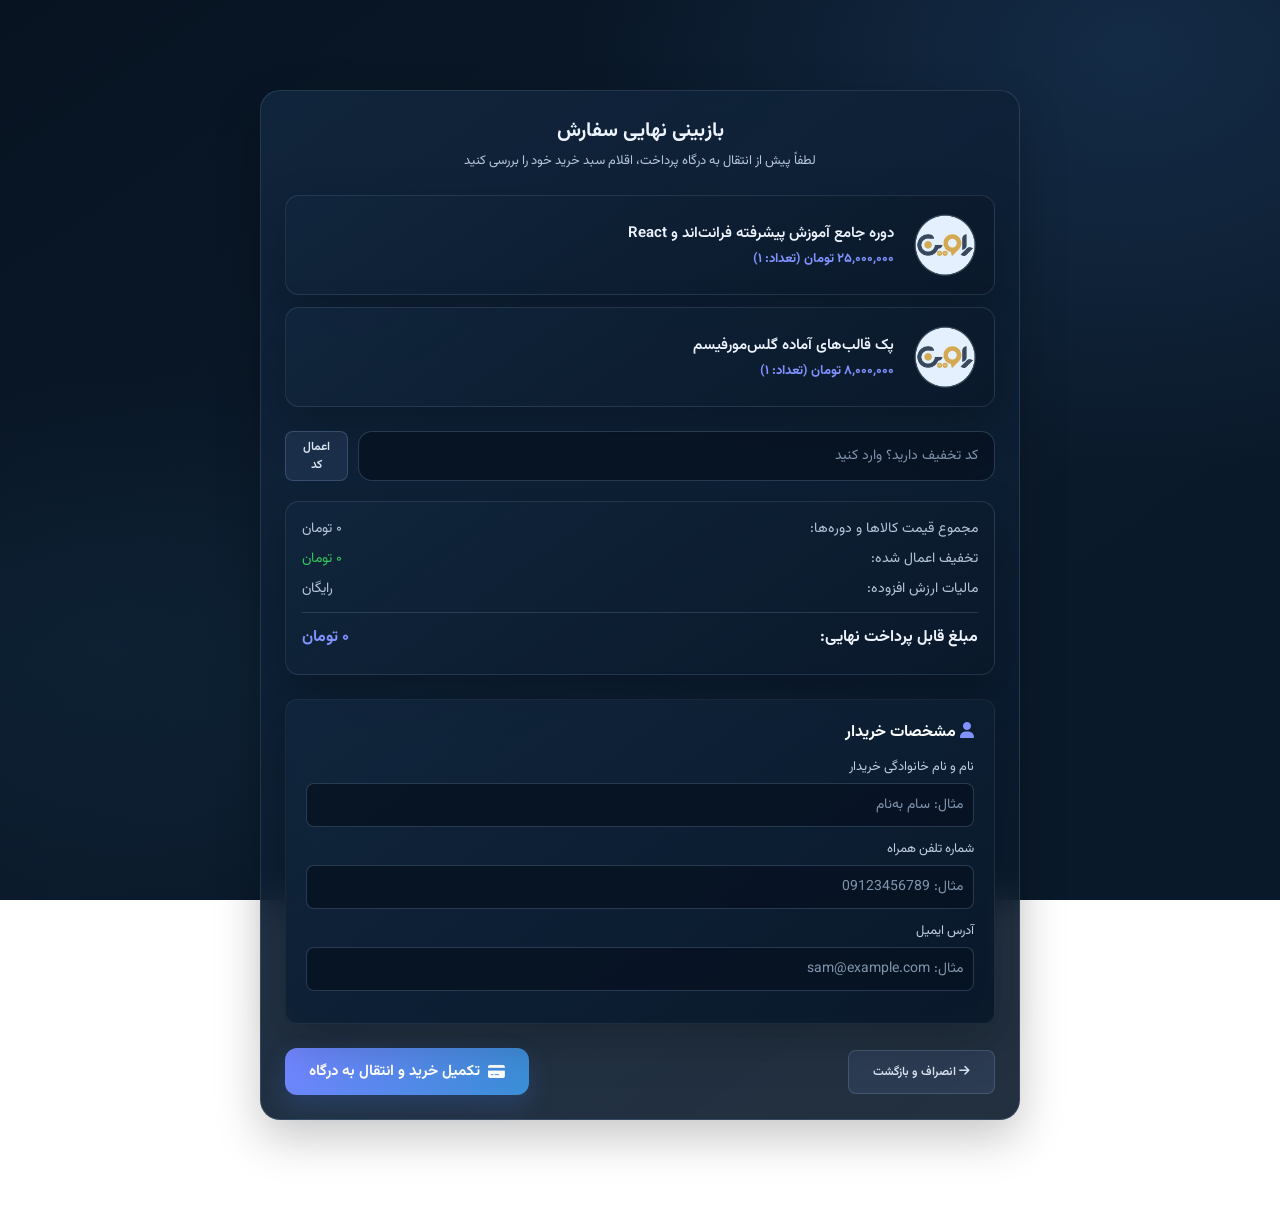
<file: html/checkout.html>
<!doctype html>
<html lang="fa" dir="rtl">

<head>
  <meta charset="UTF-8" />
  <meta name="viewport" content="width=device-width, initial-scale=1.0" />
  <title>بررسی و نهایی‌سازی سفارش | بنام آکادمی</title>
  <link rel="icon" type="image/png" href="../images/benam-academy-icon.png" />
  <meta name="description" content="بازبینی سبد خرید و تکمیل اطلاعات پرداخت." />
  <meta property="og:type" content="website" />
  <meta property="og:title" content="بررسی و نهایی‌سازی سفارش | بنام آکادمی" />
  <meta property="og:description" content="بازبینی سبد خرید و تکمیل اطلاعات پرداخت." />
  <meta property="og:image" content="../images/benam-academy-logo.png" />
  <meta property="og:locale" content="fa_IR" />
  <link rel="stylesheet" href="../styles/pages/checkout.css" />
  <link rel="stylesheet" href="https://cdnjs.cloudflare.com/ajax/libs/font-awesome/6.7.2/css/all.min.css"
    integrity="sha384-nRgPTkuX86pH8yjPJUAFuASXQSSl2/bBUiNV47vSYpKFxHJhbcrGnmlYpYJMeD7a" crossorigin="anonymous"
    referrerpolicy="no-referrer" />
  <link rel="stylesheet" href="../styles/pages/site-theme.css" />
</head>

<body class="site-page">
  <div class="checkout-container" style="max-width: 800px; margin: 40px auto; padding: 20px">
    <div class="glass-card">
      <div class="card-header" style="text-align: center; margin-bottom: 24px">
        <h2>بازبینی نهایی سفارش</h2>
        <p>
          لطفاً پیش از انتقال به درگاه پرداخت، اقلام سبد خرید خود را بررسی
          کنید
        </p>
      </div>

      <!-- Order Items Summary -->
      <div class="cart-items-list" style="margin-bottom: 24px">
        <div class="cart-item">
          <img src="../images/ravin.png" alt="دوره" />
          <div class="cart-item-info">
            <h4>دوره جامع آموزش پیشرفته فرانت‌اند و React</h4>
            <p class="price">۲۵,۰۰۰,۰۰۰ تومان (تعداد: ۱)</p>
          </div>
        </div>
        <div class="cart-item">
          <img src="../images/ravin.png" alt="فایل" />
          <div class="cart-item-info">
            <h4>پک قالب‌های آماده گلس‌مورفیسم</h4>
            <p class="price">۸,۰۰۰,۰۰۰ تومان (تعداد: ۱)</p>
          </div>
        </div>
      </div>

      <!-- Discount Code Box -->
      <div class="form-group" style="display: flex; gap: 10px; margin-bottom: 20px">
        <input type="text" class="form-control" id="discountInput" placeholder="کد تخفیف دارید؟ وارد کنید" />
        <button type="button" class="btn-secondary" id="discountBtn">
          اعمال کد
        </button>
      </div>

      <!-- Price Summary -->
      <div class="cart-summary" style="margin-bottom: 24px">
        <div class="summary-row">
          <span>مجموع قیمت کالاها و دوره‌ها:</span>
          <span id="cartSubtotalPrice">۳۳,۰۰۰,۰۰۰ تومان</span>
        </div>
        <div class="summary-row" id="discountRow" hidden>
          <span>تخفیف اعمال شده:</span>
          <span id="discountAmount" style="color: var(--success)">۰ تومان</span>
        </div>
        <div class="summary-row">
          <span>مالیات ارزش افزوده:</span>
          <span>رایگان</span>
        </div>
        <hr style="
              border: 0;
              border-top: 0.5px solid var(--glass-border);
              margin: 12px 0;
            " />
        <div class="summary-row total">
          <span>مبلغ قابل پرداخت نهایی:</span>
          <span id="cartFinalPrice" style="color: var(--primary)">۳۳,۰۰۰,۰۰۰ تومان</span>
        </div>
      </div>

      <!-- Billing Details Form -->
      <form id="checkoutForm">
        <div class="glass-card"
          style="margin-bottom: 24px; padding: 20px; background: rgba(255,255,255,0.02); border: 1px solid rgba(255,255,255,0.06); border-radius: 12px; text-align: right;">
          <h3 style="margin-bottom: 12px; font-size: 16px; color: #fff;"><i class="fas fa-user"
              style="color: var(--primary);"></i> مشخصات خریدار</h3>
          <div class="form-group" style="margin-bottom: 12px; text-align: right;">
            <label style="display: block; margin-bottom: 6px; font-size: 13px; color: var(--text-secondary);">نام و نام
              خانوادگی خریدار</label>
            <input type="text" id="billingName" class="form-control" placeholder="مثال: سام به‌نام" required
              style="width: 100%; padding: 10px; border-radius: 8px;" />
          </div>
          <div class="form-group" style="margin-bottom: 12px; text-align: right;">
            <label style="display: block; margin-bottom: 6px; font-size: 13px; color: var(--text-secondary);">شماره تلفن
              همراه</label>
            <input type="text" id="billingPhone" class="form-control" placeholder="مثال: 09123456789" required
              style="width: 100%; padding: 10px; border-radius: 8px;" />
          </div>
          <div class="form-group" style="margin-bottom: 12px; text-align: right;">
            <label style="display: block; margin-bottom: 6px; font-size: 13px; color: var(--text-secondary);">آدرس
              ایمیل</label>
            <input type="email" id="billingEmail" class="form-control" placeholder="مثال: sam@example.com" required
              style="width: 100%; padding: 10px; border-radius: 8px;" />
          </div>
        </div>

        <!-- Action Buttons -->
        <div style="
              display: flex;
              justify-content: space-between;
              align-items: center;
            ">
          <a href="index.html" class="btn-secondary" style="text-decoration: none; padding: 12px 24px"><i
              class="fas fa-arrow-right"></i> انصراف و بازگشت</a>
          <button type="submit" class="btn-primary"
            style="padding: 12px 24px; border: none; border-radius: 12px; font-size: 15px; font-weight: bold; cursor: pointer;"><i
              class="fas fa-credit-card"></i> تکمیل خرید و انتقال به درگاه</button>
        </div>
      </form>
    </div>
  </div>
  <script src="../scripts/api.js"></script>
  <script src="../scripts/app-shell.js"></script>
  <script src="../scripts/checkout.js"></script>
</body>

</html>
</file>
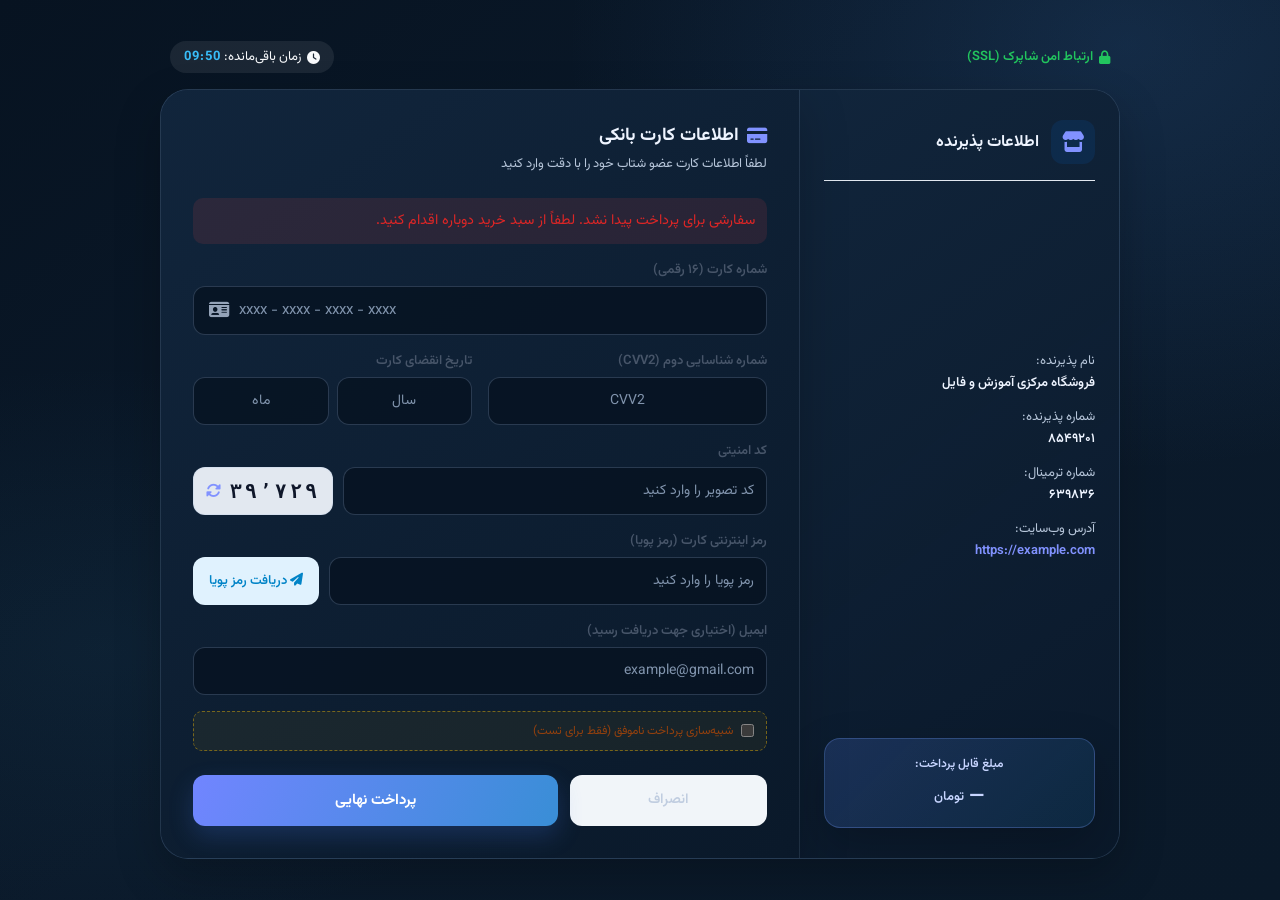
<file: html/gateway.html>
<!doctype html>
<html lang="fa" dir="rtl">

<head>
  <meta charset="UTF-8" />
  <meta name="viewport" content="width=device-width, initial-scale=1.0" />
  <title>درگاه پرداخت الکترونیک امن | بنام آکادمی</title>
  <link rel="icon" type="image/png" href="../images/benam-academy-icon.png" />
  <meta name="description" content="صفحه پرداخت امن سفارش." />
  <meta property="og:type" content="website" />
  <meta property="og:title" content="درگاه پرداخت الکترونیک امن | بنام آکادمی" />
  <meta property="og:description" content="صفحه پرداخت امن سفارش." />
  <meta property="og:image" content="../images/benam-academy-logo.png" />
  <meta property="og:locale" content="fa_IR" />
  <link rel="stylesheet" href="../styles/pages/gateway.css" />
  <link rel="stylesheet" href="https://cdnjs.cloudflare.com/ajax/libs/font-awesome/6.7.2/css/all.min.css"
    integrity="sha384-nRgPTkuX86pH8yjPJUAFuASXQSSl2/bBUiNV47vSYpKFxHJhbcrGnmlYpYJMeD7a" crossorigin="anonymous"
    referrerpolicy="no-referrer" />
  <link rel="stylesheet" href="../styles/pages/site-theme.css" />
</head>

<body class="site-page">
  <div class="gateway-main-wrapper">
    <!-- Top Security & Timer Bar -->
    <header class="gateway-topbar">
      <div class="secure-badge">
        <i class="fas fa-lock"></i>
        <span>ارتباط امن شاپرک (SSL)</span>
      </div>
      <div class="timer-badge">
        <i class="fas fa-clock"></i>
        <span>زمان باقی‌مانده: <strong id="countdownTimer">09:50</strong></span>
      </div>
    </header>

    <!-- Two Column Gateway Card -->
    <div class="gateway-desktop-card">
      <!-- LEFT COLUMN: Merchant Info & Amount -->
      <div class="merchant-column">
        <div class="merchant-brand">
          <div class="brand-icon"><i class="fas fa-store"></i></div>
          <h3>اطلاعات پذیرنده</h3>
        </div>

        <div class="merchant-details">
          <div class="detail-item">
            <span>نام پذیرنده:</span>
            <strong>فروشگاه مرکزی آموزش و فایل</strong>
          </div>
          <div class="detail-item">
            <span>شماره پذیرنده:</span>
            <strong>۸۵۴۹۲۰۱</strong>
          </div>
          <div class="detail-item">
            <span>شماره ترمینال:</span>
            <strong>۶۳۹۸۳۶</strong>
          </div>
          <div class="detail-item">
            <span>آدرس وب‌سایت:</span>
            <strong style="color: var(--primary)">https://example.com</strong>
          </div>
        </div>

        <div class="merchant-amount-box">
          <span>مبلغ قابل پرداخت:</span>
          <div class="amount-value" id="gatewayAmount">— <span>تومان</span></div>
        </div>
      </div>

      <!-- RIGHT COLUMN: Card Form -->
      <div class="form-column">
        <div class="form-column-header">
          <h2><i class="fas fa-credit-card"></i> اطلاعات کارت بانکی</h2>
          <p>لطفاً اطلاعات کارت عضو شتاب خود را با دقت وارد کنید</p>
        </div>

        <form id="desktopPaymentForm" action="receipt.html" method="GET">
          <!-- Card Number -->
          <div class="form-group">
            <label>شماره کارت (۱۶ رقمی)</label>
            <div class="input-with-icon">
              <input type="text" id="cardNumber" maxlength="19" placeholder="xxxx - xxxx - xxxx - xxxx" required />
              <i class="fas fa-id-card"></i>
            </div>
          </div>

          <!-- CVV2 & Expiry -->
          <div class="form-row-grid">
            <div class="form-group">
              <label>شماره شناسایی دوم (CVV2)</label>
              <input type="password" id="cvv2" maxlength="4" placeholder="CVV2" required style="text-align: center" />
            </div>
            <div class="form-group">
              <label>تاریخ انقضای کارت</label>
              <div class="expiry-grid">
                <input type="text" id="expYear" maxlength="2" placeholder="سال" required style="text-align: center" />
                <input type="text" id="expMonth" maxlength="2" placeholder="ماه" required style="text-align: center" />
              </div>
            </div>
          </div>

          <!-- Captcha -->
          <div class="form-group">
            <label>کد امنیتی</label>
            <div class="captcha-group">
              <input type="text" id="captchaInput" maxlength="5" placeholder="کد تصویر را وارد کنید" required />
              <div class="captcha-image">
                <span id="captchaCode">۵۶۶۸۹</span>
                <button type="button" class="refresh-captcha" onclick="refreshCaptcha()" title="تغییر کد">
                  <i class="fas fa-sync-alt"></i>
                </button>
              </div>
            </div>
          </div>

          <!-- OTP / Dynamic Password -->
          <div class="form-group">
            <label>رمز اینترنتی کارت (رمز پویا)</label>
            <div class="otp-desktop-group">
              <input type="password" id="otpCode" placeholder="رمز پویا را وارد کنید" required />
              <button type="button" class="btn-otp-request" onclick="requestOtp()">
                <i class="fas fa-paper-plane"></i> دریافت رمز پویا
              </button>
            </div>
          </div>

          <!-- Email -->
          <div class="form-group">
            <label>ایمیل (اختیاری جهت دریافت رسید)</label>
            <input type="email" placeholder="example@gmail.com" />
          </div>

          <!-- Test switch: lets the shop owner produce a failed payment so
                 the admin panel can be verified without a real gateway.
                 BACKEND NOTE: remove this block when the real gateway is wired. -->
          <label class="gateway-test-toggle">
            <input type="checkbox" id="gatewayForceFail" />
            <span>شبیه‌سازی پرداخت ناموفق (فقط برای تست)</span>
          </label>

          <!-- Actions -->
          <div class="gateway-action-buttons">
            <a href="receipt.html?status=cancelled" class="btn-cancel-gateway">انصراف</a>
            <button type="submit" class="btn-submit-gateway">
              پرداخت نهایی
            </button>
          </div>
        </form>
      </div>
    </div>
  </div>

  <script src="../scripts/api.js"></script>
  <script src="../scripts/app-shell.js"></script>
  <script src="../scripts/gateway.js"></script>
</body>

</html>
</file>
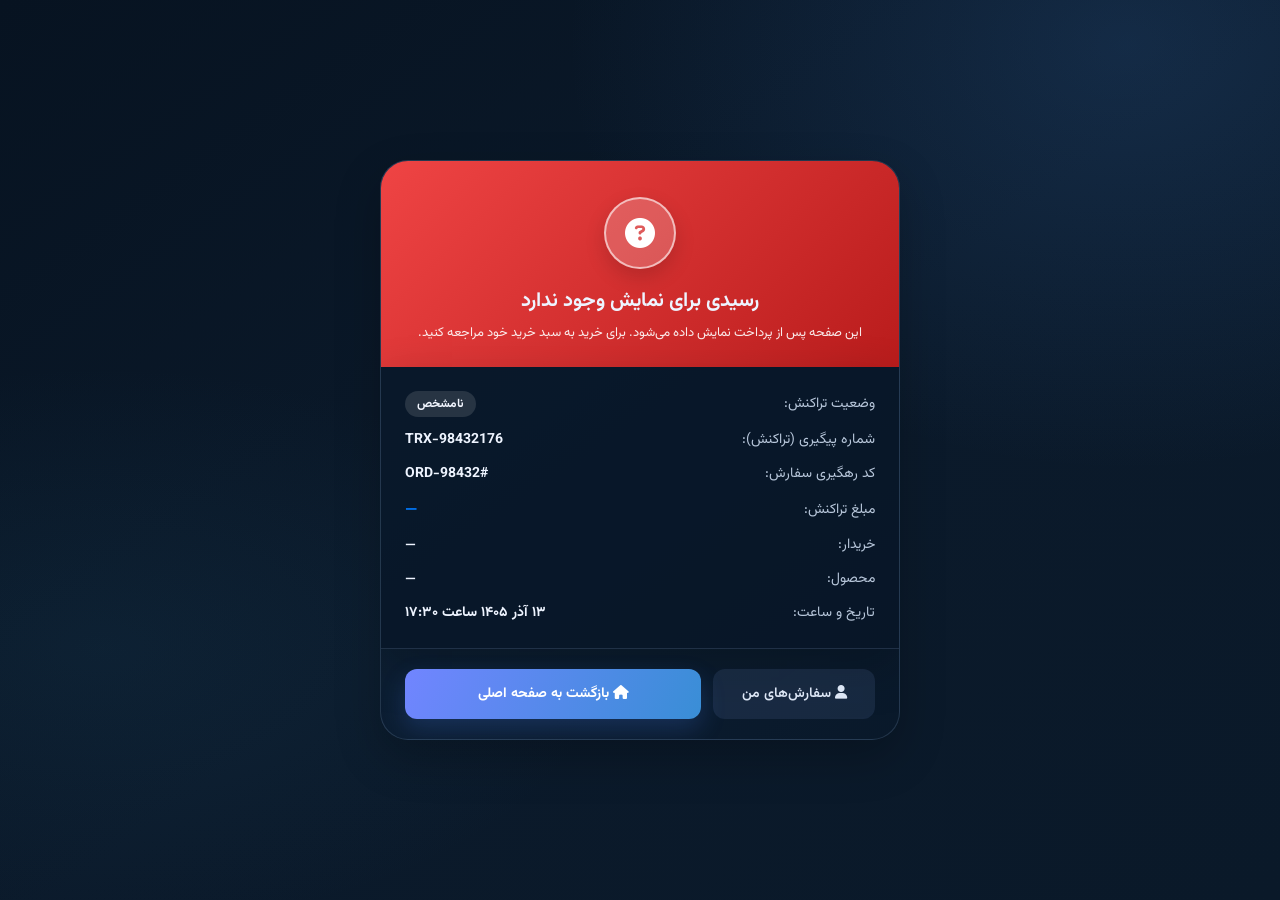
<file: html/receipt.html>
<!doctype html>
<html lang="fa" dir="rtl">

<head>
  <meta charset="UTF-8" />
  <meta name="viewport" content="width=device-width, initial-scale=1.0" />
  <title>نتیجه تراکنش | بنام آکادمی</title>
  <link rel="icon" type="image/png" href="../images/benam-academy-icon.png" />
  <meta name="description" content="مشاهده نتیجه پرداخت و دریافت فایل‌های خریداری‌شده." />
  <meta property="og:type" content="website" />
  <meta property="og:title" content="نتیجه تراکنش | بنام آکادمی" />
  <meta property="og:description" content="مشاهده نتیجه پرداخت و دریافت فایل‌های خریداری‌شده." />
  <meta property="og:image" content="../images/benam-academy-logo.png" />
  <meta property="og:locale" content="fa_IR" />
  <link rel="stylesheet" href="../styles/pages/recipt.css" />
  <link rel="stylesheet" href="https://cdnjs.cloudflare.com/ajax/libs/font-awesome/6.7.2/css/all.min.css"
    integrity="sha384-nRgPTkuX86pH8yjPJUAFuASXQSSl2/bBUiNV47vSYpKFxHJhbcrGnmlYpYJMeD7a" crossorigin="anonymous"
    referrerpolicy="no-referrer" />
  <link rel="stylesheet" href="../styles/pages/site-theme.css" />
</head>

<body class="site-page">
  <div class="receipt-wrapper">
    <div class="receipt-card" id="receiptCard">
      <!-- Icon & Header -->
      <div class="receipt-header" id="receiptHeader">
        <div class="status-icon" id="statusIcon">
          <i class="fas fa-check" id="iconElement"></i>
        </div>
        <h2 id="receiptTitle">در حال بررسی تراکنش...</h2>
        <p id="receiptSubtitle">لطفاً چند لحظه صبر کنید</p>
      </div>

      <!-- Details Box -->
      <div class="receipt-details">
        <div class="receipt-row">
          <span>وضعیت تراکنش:</span>
          <span id="statusBadge" class="badge">در حال بررسی</span>
        </div>
        <div class="receipt-row">
          <span>شماره پیگیری (تراکنش):</span>
          <strong id="trxId">TRX-98432176</strong>
        </div>
        <div class="receipt-row">
          <span>کد رهگیری سفارش:</span>
          <strong id="orderId">#ORD-98432</strong>
        </div>
        <div class="receipt-row">
          <span>مبلغ تراکنش:</span>
          <strong class="price-text" id="receiptAmount">—</strong>
        </div>
        <!-- Filled from the order; a receipt with no buyer or product on it
               is not much use as proof of purchase. -->
        <div class="receipt-row" id="receiptBuyerRow" hidden>
          <span>خریدار:</span>
          <strong id="receiptBuyer">—</strong>
        </div>
        <div class="receipt-row" id="receiptProductRow" hidden>
          <span>محصول:</span>
          <strong id="receiptProduct">—</strong>
        </div>
        <div class="receipt-row">
          <span>تاریخ و ساعت:</span>
          <strong id="receiptDate">—</strong>
        </div>
      </div>

      <!-- Actions -->
      <div class="receipt-actions" id="receiptActions"></div>
    </div>
  </div>

  <script src="../scripts/api.js"></script>
  <script src="../scripts/app-shell.js"></script>
  <script src="../scripts/recipt.js"></script>
</body>

</html>
</file>
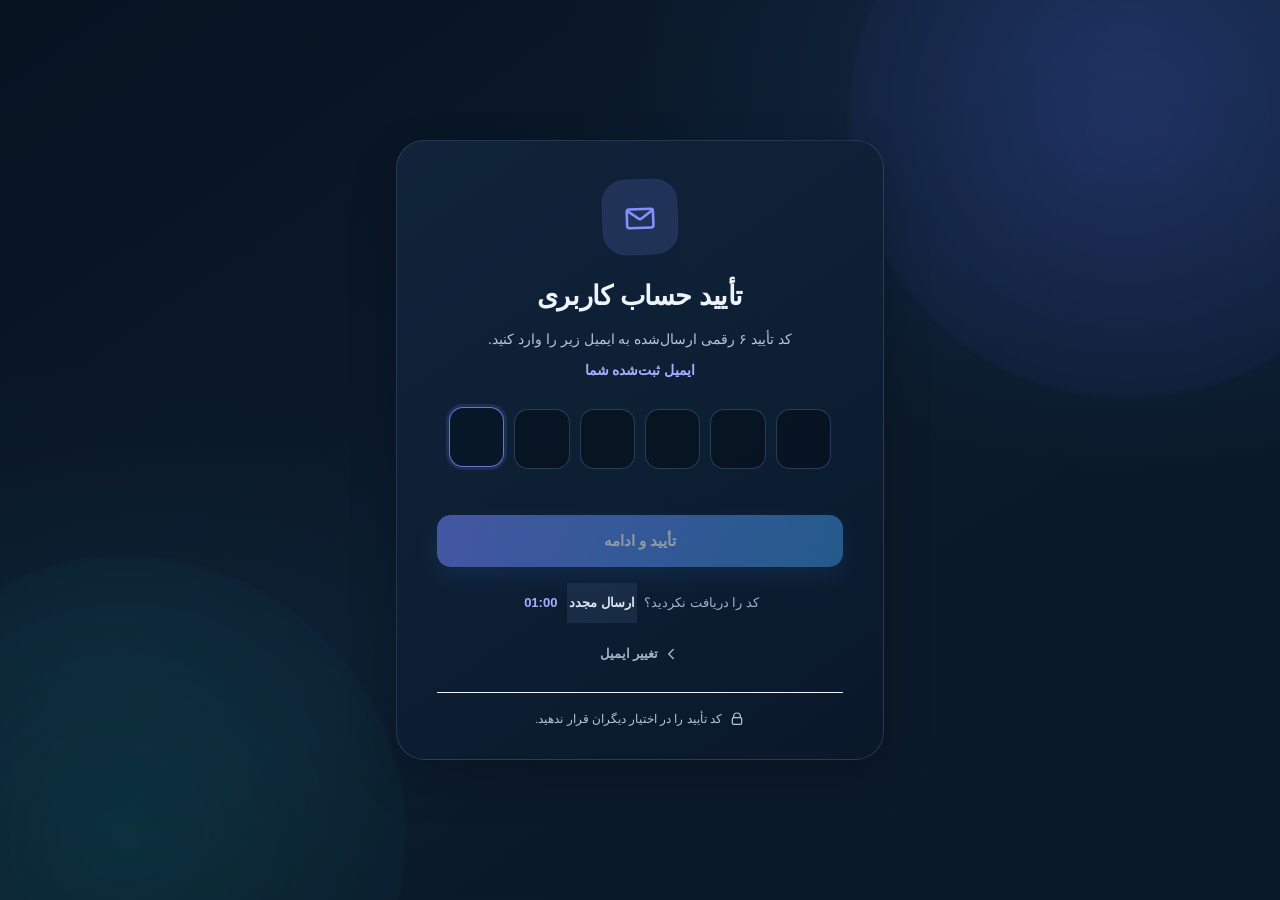
<file: html/verification.html>
<!doctype html>
<html lang="fa" dir="rtl">

<head>
    <meta charset="utf-8">
    <meta name="viewport" content="width=device-width, initial-scale=1, viewport-fit=cover">
    <meta name="theme-color" content="#081522">
    <meta name="color-scheme" content="dark">

    <!-- در صورت استفاده بک‌اند از CSRF، مقدار content را در سرور جای‌گذاری کنید. -->
    <meta name="csrf-token" content="">

    <title>تأیید حساب کاربری | بنام آکادمی</title>
    <link rel="icon" type="image/png" href="../images/benam-academy-icon.png">
    <link rel="stylesheet" href="../styles/pages/verification.css">
  <link rel="stylesheet" href="../styles/pages/site-theme.css" />
</head>

<body class="site-page" data-verify-endpoint="/api/auth/verify-code" data-resend-endpoint="/api/auth/resend-code"
    data-success-url="index.html" data-login-url="sign-up.html" data-resend-delay="60" data-request-timeout="15000">
    <main class="verification-page">
        <section class="verification-card" aria-labelledby="pageTitle" aria-describedby="verificationDescription">

            <div class="mail-icon" aria-hidden="true">
                <svg viewBox="0 0 24 24" focusable="false">
                    <path
                        d="M4.75 6.75h14.5a1.5 1.5 0 0 1 1.5 1.5v9.5a1.5 1.5 0 0 1-1.5 1.5H4.75a1.5 1.5 0 0 1-1.5-1.5v-9.5a1.5 1.5 0 0 1 1.5-1.5Z" />
                    <path d="m4 8 7 5.05a1.7 1.7 0 0 0 2 0L20 8" />
                </svg>
            </div>

            <h1 id="pageTitle">تأیید حساب کاربری</h1>
            <p class="description" id="verificationDescription">
                کد تأیید ۶ رقمی ارسال‌شده به ایمیل زیر را وارد کنید.
            </p>
            <p class="user-email" id="userEmail" aria-live="polite">ایمیل ثبت‌شده شما</p>

            <form id="verificationForm" novalidate>
                <fieldset class="code-fieldset">
                    <legend class="sr-only">کد تأیید ۶ رقمی</legend>
                    <div class="code-container" id="codeContainer">
                        <input class="code-input" type="text" inputmode="numeric" pattern="[0-9]*" maxlength="1"
                            autocomplete="one-time-code" enterkeyhint="done" aria-label="رقم اول کد تأیید" autofocus>
                        <input class="code-input" type="text" inputmode="numeric" pattern="[0-9]*" maxlength="1"
                            autocomplete="off" enterkeyhint="done" aria-label="رقم دوم کد تأیید">
                        <input class="code-input" type="text" inputmode="numeric" pattern="[0-9]*" maxlength="1"
                            autocomplete="off" enterkeyhint="done" aria-label="رقم سوم کد تأیید">
                        <input class="code-input" type="text" inputmode="numeric" pattern="[0-9]*" maxlength="1"
                            autocomplete="off" enterkeyhint="done" aria-label="رقم چهارم کد تأیید">
                        <input class="code-input" type="text" inputmode="numeric" pattern="[0-9]*" maxlength="1"
                            autocomplete="off" enterkeyhint="done" aria-label="رقم پنجم کد تأیید">
                        <input class="code-input" type="text" inputmode="numeric" pattern="[0-9]*" maxlength="1"
                            autocomplete="off" enterkeyhint="done" aria-label="رقم ششم کد تأیید">
                    </div>
                </fieldset>

                <p class="form-message" id="formMessage" role="status" aria-live="assertive"></p>

                <button class="verify-btn" id="verifyBtn" type="submit" disabled>
                    <span class="button-label">تأیید و ادامه</span>
                    <span class="button-spinner" aria-hidden="true"></span>
                </button>
            </form>

            <div class="resend-section">
                <span>کد را دریافت نکردید؟</span>
                <button class="resend-btn" id="resendBtn" type="button" disabled>ارسال مجدد</button>
                <span class="timer" id="timer" aria-live="off">01:00</span>
            </div>

            <a class="change-email" id="changeEmail" href="../html/sign-up.html">
                <svg viewBox="0 0 24 24" aria-hidden="true" focusable="false">
                    <path d="m15 18-6-6 6-6" />
                </svg>
                <span>تغییر ایمیل</span>
            </a>

            <p class="security-note">
                <svg viewBox="0 0 24 24" aria-hidden="true" focusable="false">
                    <path d="M7 10V8a5 5 0 0 1 10 0v2" />
                    <rect x="5" y="10" width="14" height="10" rx="2" />
                </svg>
                کد تأیید را در اختیار دیگران قرار ندهید.
            </p>

            <noscript>
                <p class="noscript-message">برای تأیید حساب، جاوااسکریپت مرورگر را فعال کنید.</p>
            </noscript>
        </section>
    </main>

    <script src="../scripts/verification.js" defer></script>
</body>

</html>
</file>
<file: styles/pages/checkout.css>
@import url('https://fonts.googleapis.com/css2?family=Vazirmatn:wght@300;400;500;600;700;800&display=swap');

* {
    margin: 0;
    padding: 0;
    box-sizing: border-box;
}

:root {
    --primary: #007AFF;
    --success: #34C759;
    --warning: #FF9500;
    --danger: #FF3B30;
    --text-primary: #1D1D1F;
    --text-secondary: #86868B;
    --glass-bg: rgba(255, 255, 255, 0.45);
    --glass-border: rgba(255, 255, 255, 0.5);
    --glass-hover: rgba(255, 255, 255, 0.65);
    --shadow-card: 0 4px 24px rgba(0, 0, 0, 0.06);
    --radius: 20px;
    --radius-sm: 14px;
}

body {
    font-family: 'Vazirmatn', -apple-system, BlinkMacSystemFont, 'Segoe UI', sans-serif;
    background: linear-gradient(135deg, #F5F7FA 0%, #C3CFE2 100%);
    min-height: 100vh;
    direction: rtl;
    padding: 30px 20px;
}

.glass-card {
    background: var(--glass-bg);
    backdrop-filter: blur(40px) saturate(180%);
    -webkit-backdrop-filter: blur(40px) saturate(180%);
    border: 1px solid var(--glass-border);
    border-radius: var(--radius);
    padding: 24px;
    box-shadow: var(--shadow-card);
}

.card-header {
    margin-bottom: 20px;
}

.card-header h2 {
    font-size: 20px;
    font-weight: 700;
    color: var(--text-primary);
    margin-bottom: 4px;
}

.card-header p {
    font-size: 13px;
    color: var(--text-secondary);
}

.form-group {
    margin-bottom: 16px;
}

.form-control {
    width: 100%;
    padding: 12px 16px;
    background: rgba(255, 255, 255, 0.6);
    border: 0.5px solid var(--glass-border);
    border-radius: var(--radius-sm);
    font-family: 'Vazirmatn', sans-serif;
    font-size: 14px;
    color: var(--text-primary);
}

.form-control:focus {
    outline: none;
    border-color: var(--primary);
    background: #fff;
    box-shadow: 0 0 0 4px rgba(0, 122, 255, 0.15);
}

.btn-primary {
    background: var(--primary);
    color: white;
    border: none;
    padding: 12px 24px;
    border-radius: var(--radius-sm);
    font-family: 'Vazirmatn', sans-serif;
    font-size: 14px;
    font-weight: 600;
    cursor: pointer;
    box-shadow: 0 4px 12px rgba(0, 122, 255, 0.3);
    display: inline-flex;
    align-items: center;
    gap: 8px;
}

.btn-primary:hover {
    opacity: 0.9;
}

.btn-secondary {
    background: rgba(0, 122, 255, 0.12);
    color: var(--primary);
    border: 0.5px solid rgba(0, 122, 255, 0.2);
    padding: 6px 12px;
    border-radius: 8px;
    font-family: 'Vazirmatn', sans-serif;
    font-size: 12px;
    font-weight: 600;
    cursor: pointer;
}

.btn-secondary:hover {
    background: rgba(0, 122, 255, 0.2);
}

/* Cart Styles */
.cart-items-list {
    display: flex;
    flex-direction: column;
    gap: 12px;
    margin-bottom: 20px;
}

.cart-item {
    display: flex;
    align-items: center;
    gap: 16px;
    padding: 14px;
    background: rgba(255, 255, 255, 0.35);
    border: 0.5px solid var(--glass-border);
    border-radius: var(--radius-sm);
}

.cart-item img {
    width: 70px;
    height: 70px;
    border-radius: 12px;
    object-fit: cover;
}

.cart-item-info {
    flex: 1;
}

.cart-item-info h4 {
    font-size: 15px;
    font-weight: 600;
    color: var(--text-primary);
    margin-bottom: 4px;
}

.cart-item-info .price {
    font-size: 13px;
    font-weight: 700;
    color: var(--primary);
}

.cart-summary {
    background: rgba(255, 255, 255, 0.4);
    border: 0.5px solid var(--glass-border);
    border-radius: var(--radius-sm);
    padding: 16px;
}

.summary-row {
    display: flex;
    justify-content: space-between;
    font-size: 14px;
    color: var(--text-secondary);
    margin-bottom: 8px;
}

.summary-row.total {
    font-size: 16px;
    font-weight: 700;
    color: var(--text-primary);
}

.checkout-message {
    margin: -8px 0 20px;
    padding: 10px 12px;
    border-radius: 10px;
    font-size: .9rem;
    line-height: 1.8;
    background: rgba(59, 130, 246, .1);
    color: var(--primary);
}

.checkout-message[data-type="success"] {
    background: rgba(34, 197, 94, .12);
    color: #16a34a;
}

.checkout-message[data-type="error"] {
    background: rgba(239, 68, 68, .12);
    color: #dc2626;
}

@media (max-width: 600px) {
    body {
        padding: 16px 12px;
    }

    .checkout-container {
        width: 100%;
        margin: 12px auto !important;
        padding: 0 !important;
    }

    .glass-card {
        padding: 18px;
        border-radius: 18px;
    }

    .cart-item {
        align-items: flex-start;
        gap: 12px;
        padding: 12px;
    }

    .cart-item img {
        flex: 0 0 56px;
        width: 56px;
        height: 56px;
    }

    .cart-item-info {
        min-width: 0;
    }

    .cart-item-info h4 {
        font-size: 13px;
        line-height: 1.7;
        overflow-wrap: anywhere;
    }

    .cart-item-info .price {
        line-height: 1.7;
    }

    .summary-row {
        align-items: flex-start;
        gap: 12px;
        font-size: 12px;
        line-height: 1.7;
    }

    #discountInput {
        min-width: 0;
        flex: 1 1 120px;
    }

    #discountBtn {
        flex: 0 0 auto;
        white-space: nowrap;
    }

    #checkoutForm > div[style*="display: flex"] {
        flex-direction: column;
        align-items: stretch !important;
        gap: 10px;
    }

    #checkoutForm > div[style*="display: flex"] > :is(a, button) {
        width: 100%;
        justify-content: center;
        text-align: center;
    }
}

@media (max-width: 360px) {
    .glass-card {
        padding: 14px;
    }

    .cart-item img {
        flex-basis: 48px;
        width: 48px;
        height: 48px;
    }
}
</file>
<file: styles/pages/site-theme.css>
/* Shared visual language for non-home public pages. This is intentionally
   presentational only: all page structure, copy, form fields and behaviours
   remain owned by the existing page styles and scripts. */

body.site-page:not(.home-page) {
    --bg-primary: #081522;
    --bg-secondary: #102238;
    --bg-tertiary: #0b1b2d;
    --bg-glass: rgba(13, 29, 48, .78);
    --bg-glass-light: rgba(19, 39, 62, .9);
    --text-primary: #edf4ff;
    --text-secondary: #c0cde0;
    --text-muted: #91a3bc;
    --border-color: rgba(151, 180, 218, .17);
    --border-color-light: rgba(151, 180, 218, .25);
    --accent-primary: #8192ff;
    --accent-secondary: #55b9f3;
    --primary: #8192ff;
    --primary-dark: #a4afff;
    --primary-soft: rgba(129, 146, 255, .16);
    --text: #edf4ff;
    --muted: #a3b2c7;
    --line: rgba(151, 180, 218, .2);
    --surface: rgba(14, 29, 48, .94);
    --danger-soft: rgba(239, 68, 68, .14);
    --success-soft: rgba(34, 197, 94, .14);
    --glass-bg: rgba(14, 30, 50, .78);
    --glass-border: rgba(151, 180, 218, .2);
    --glass-hover: rgba(24, 47, 73, .92);
    --card-bg: rgba(13, 29, 48, .94);
    --up-page: radial-gradient(ellipse at 15% 0%, #142c48 0%, #091726 58%, #07121f 100%);
    --up-card: rgba(15, 33, 54, .82);
    --up-card-hover: rgba(21, 43, 68, .94);
    --up-border: rgba(151, 180, 218, .2);
    --up-field: rgba(6, 18, 31, .7);
    --up-field-focus: rgba(9, 26, 45, .96);
    --up-toast: rgba(12, 27, 45, .98);
    --up-shadow: 0 18px 46px rgba(0, 0, 0, .28);
    --shadow-card: 0 18px 48px rgba(0, 0, 0, .28);

    min-height: 100vh;
    color: #e8f0fb;
    color-scheme: dark;
    background:
        radial-gradient(ellipse at 88% 5%, rgba(53, 106, 170, .22), transparent 35rem),
        radial-gradient(ellipse at 8% 72%, rgba(35, 91, 123, .13), transparent 32rem),
        linear-gradient(145deg, #071321 0%, #0b1a2b 52%, #0a1929 100%) !important;
    background-attachment: fixed !important;
}

body.site-page:not(.home-page) ::selection {
    color: #fff;
    background: rgba(111, 133, 255, .48);
}

/* A quiet, consistent glass surface replaces the white/flat panels while
   keeping each page's original layout and hierarchy. */
body.site-page:not(.home-page) :is(
    .glass-card,
    .about-feature,
    .team-member,
    .list-page_container,
    .list-page_content,
    .list-page_item,
    .list-page_sidebar,
    .signup-container,
    .single-post_container,
    .single-post_content,
    .single-post_sidebar,
    .contact-card,
    .contact-form-section,
    .faq-section,
    .faq-item,
    .cart-item,
    .cart-summary,
    .gateway-desktop-card,
    .merchant-column,
    .form-column,
    .merchant-amount-box,
    .receipt-card,
    .receipt-details,
    .verification-card
) {
    color: #e8f0fb;
    background: linear-gradient(145deg, rgba(17, 37, 60, .94), rgba(10, 25, 42, .9)) !important;
    border-color: rgba(151, 180, 218, .18);
    box-shadow: 0 18px 46px rgba(0, 0, 0, .22);
}

body.site-page:not(.home-page) :is(
    .list-page_container,
    .signup-container,
    .single-post_container,
    .contact-form-section,
    .faq-section,
    .glass-card,
    .gateway-desktop-card,
    .receipt-card,
    .verification-card
) {
    backdrop-filter: blur(18px) saturate(135%);
    -webkit-backdrop-filter: blur(18px) saturate(135%);
}

body.site-page:not(.home-page) :is(
    .about-feature,
    .team-member,
    .list-page_item,
    .cart-item,
    .cart-summary,
    .faq-item
) {
    background: rgba(17, 37, 60, .76);
    border: 1px solid rgba(151, 180, 218, .16);
}

body.site-page:not(.home-page) :is(
    .list-page_title,
    .list-page_item_title,
    .about-feature h3,
    .team-member h3,
    .card-header h2,
    .cart-item-info h4,
    .summary-row.total,
    .form-column-header h2,
    .merchant-brand h3,
    .detail-item strong,
    .receipt-row strong,
    .receipt-header h2,
    .verification-card h1
) {
    color: #eef4ff;
}

body.site-page:not(.home-page) :is(
    .list-page_item_text,
    .about-feature p,
    .team-member p,
    .card-header p,
    .summary-row,
    .form-column-header p,
    .detail-item span,
    .receipt-row span,
    .description,
    .security-note
) {
    color: #b7c6da;
}

/* Search, forms and editable controls use a shared inset navy surface. */
body.site-page:not(.home-page) :is(input, select, textarea, .custom-select-trigger, .custom-select-options) {
    color: #edf4ff !important;
    background-color: rgba(7, 19, 33, .82) !important;
    border-color: rgba(151, 180, 218, .24) !important;
}

body.site-page:not(.home-page) :is(input, select, textarea)::placeholder {
    color: #8194ad;
    opacity: 1;
}

body.site-page:not(.home-page) :is(input, select, textarea):focus {
    border-color: rgba(129, 146, 255, .78) !important;
    background-color: rgba(8, 23, 40, .96) !important;
    box-shadow: 0 0 0 3px rgba(112, 132, 255, .16) !important;
}

body.site-page:not(.home-page) input[type="checkbox"],
body.site-page:not(.home-page) input[type="radio"] {
    accent-color: #8192ff;
}

/* Blue action surfaces echo the homepage; success and danger states retain
   their familiar semantic colours. */
body.site-page:not(.home-page) :is(
    .btn-primary,
    .btn-action-primary,
    .btn-submit-gateway,
    .verify-btn,
    .evidence-upload__btn,
    .list-page_item_btn
) {
    color: #fff !important;
    background: linear-gradient(115deg, #7185ff 0%, #398ed6 100%) !important;
    border-color: transparent !important;
    box-shadow: 0 10px 24px rgba(61, 111, 220, .24);
}

body.site-page:not(.home-page) :is(
    .btn-secondary,
    .btn-action-secondary,
    .resend-btn,
    .evidence-upload__clear
) {
    color: #dce6f5;
    background: rgba(101, 129, 184, .15);
    border-color: rgba(151, 180, 218, .24);
}

body.site-page:not(.home-page) :is(
    .btn-primary,
    .btn-action-primary,
    .btn-submit-gateway,
    .verify-btn,
    .evidence-upload__btn,
    .list-page_item_btn
):hover {
    filter: brightness(1.08);
}

/* The payment summary and receipt keep their status colours, but no longer
   switch back to white surfaces. */
body.site-page:not(.home-page) .merchant-amount-box {
    background: linear-gradient(135deg, rgba(67, 103, 192, .27), rgba(26, 104, 153, .2)) !important;
    border-color: rgba(120, 158, 255, .28) !important;
}

body.site-page:not(.home-page) .merchant-amount-box :is(span, .amount-value) {
    color: #c7d5ff;
}

body.site-page:not(.home-page) .receipt-details {
    background: rgba(8, 22, 38, .74) !important;
    border-color: rgba(151, 180, 218, .17) !important;
}

body.site-page:not(.home-page) .receipt-card.success .receipt-header,
body.site-page:not(.home-page) .receipt-card.failed .receipt-header {
    color: #fff;
}

body.site-page:not(.home-page) .code-input {
    color: #f2f6ff !important;
    background: rgba(7, 19, 33, .86) !important;
    border-color: rgba(151, 180, 218, .25) !important;
}

body.site-page:not(.home-page) .code-container.has-error .code-input {
    background: rgba(127, 29, 47, .22) !important;
}

body.site-page:not(.home-page) .code-container.has-success .code-input {
    color: #86efac !important;
    background: rgba(21, 128, 61, .15) !important;
}

body.site-page:not(.home-page) .verification-page::before {
    background: radial-gradient(circle, rgba(91, 115, 255, .2), rgba(91, 115, 255, 0));
}

body.site-page:not(.home-page) .verification-page::after {
    background: radial-gradient(circle, rgba(31, 153, 199, .17), rgba(31, 153, 199, 0));
}

body.site-page:not(.home-page) .receipt-row .badge,
body.site-page:not(.home-page) .receipt-card.success .badge,
body.site-page:not(.home-page) .receipt-card.failed .badge {
    color: #f2f6ff;
    background: rgba(255, 255, 255, .12);
}

@media (max-width: 620px) {
    body.site-page:not(.home-page) {
        background-attachment: scroll !important;
    }
}

/* The admin workspace uses the same palette, while keeping its dashboard
   layout, navigation and interactive states unchanged. */
body.site-page.admin-page :is(.sidebar, .dropdown-menu, .notification-dropdown, .notification-detail-modal, .modal-box, .messages-floating-panel) {
    color: #e8f0fb;
    background: rgba(11, 26, 44, .96) !important;
    border-color: rgba(151, 180, 218, .2) !important;
    box-shadow: 0 20px 50px rgba(0, 0, 0, .32);
}

body.site-page.admin-page :is(.sidebar-header, .sidebar-footer, .notif-header, .notif-footer, .modal-header, .modal-footer) {
    border-color: rgba(151, 180, 218, .17) !important;
}

body.site-page.admin-page .sidebar-nav a {
    color: #b8c7dc;
}

body.site-page.admin-page .sidebar-nav a:hover,
body.site-page.admin-page .sidebar-nav>ul>li.active>a {
    color: #f0f4ff;
    background: rgba(111, 132, 255, .16);
}

body.site-page.admin-page .sidebar-nav>ul>li.active>a i,
body.site-page.admin-page .logo i {
    color: #9aa8ff;
}

body.site-page.admin-page .notification-dropdown :is(.notif-item-uniform, .notif-footer) {
    color: #dce6f5;
    background: rgba(255, 255, 255, .045);
    border-color: rgba(151, 180, 218, .14);
}

body.site-page.admin-page .notification-dropdown .notif-item-uniform:hover {
    background: rgba(111, 132, 255, .12);
}

body.site-page.admin-page .notification-dropdown .notif-icon {
    color: #dce6ff;
    background: rgba(111, 132, 255, .16);
}
</file>
<file: styles/pages/gateway.css>
@import url('https://fonts.googleapis.com/css2?family=Vazirmatn:wght@300;400;500;600;700;800&display=swap');

* {
    margin: 0;
    padding: 0;
    box-sizing: border-box;
}

:root {
    --primary: #007AFF;
    --success: #22c55e;
    --danger: #ef4444;
    --bg-dark: #0f172a;
    --card-bg: #ffffff;
    --text-primary: #1e293b;
    --text-secondary: #64748b;
    --border-color: #cbd5e1;
}

body {
    font-family: 'Vazirmatn', -apple-system, BlinkMacSystemFont, 'Segoe UI', sans-serif;
    background: linear-gradient(135deg, var(--bg-dark) 0%, #1e293b 100%);
    min-height: 100vh;
    direction: rtl;
    display: flex;
    align-items: center;
    justify-content: center;
    padding: 30px 20px;
    color: var(--text-primary);
}

.gateway-main-wrapper {
    width: 100%;
    max-width: 960px;
    animation: fadeInScale 0.4s ease-out;
}

@keyframes fadeInScale {
    from {
        opacity: 0;
        transform: scale(0.98) translateY(15px);
    }

    to {
        opacity: 1;
        transform: scale(1) translateY(0);
    }
}

/* Topbar */
.gateway-topbar {
    display: flex;
    justify-content: space-between;
    align-items: center;
    margin-bottom: 16px;
    padding: 0 10px;
    color: #94a3b8;
    font-size: 13px;
}

.secure-badge {
    display: flex;
    align-items: center;
    gap: 6px;
    color: var(--success);
    font-weight: 600;
}

.timer-badge {
    display: flex;
    align-items: center;
    gap: 6px;
    background: rgba(255, 255, 255, 0.08);
    padding: 6px 14px;
    border-radius: 20px;
    color: #f8fafc;
}

.timer-badge strong {
    color: #38bdf8;
    letter-spacing: 1px;
}

/* Desktop Two-Column Card */
.gateway-desktop-card {
    background: var(--card-bg);
    border-radius: 28px;
    box-shadow: 0 30px 60px -15px rgba(0, 0, 0, 0.3);
    display: grid;
    grid-template-columns: 320px 1fr;
    overflow: hidden;
    border: 1px solid rgba(255, 255, 255, 0.1);
}

/* Left Column: Merchant & Amount */
.merchant-column {
    background: #f8fafc;
    border-left: 1px solid #e2e8f0;
    padding: 30px 24px;
    display: flex;
    flex-direction: column;
    justify-content: space-between;
}

.merchant-brand {
    display: flex;
    align-items: center;
    gap: 12px;
    margin-bottom: 24px;
    border-bottom: 1px solid #e2e8f0;
    padding-bottom: 16px;
}

.brand-icon {
    width: 44px;
    height: 44px;
    background: rgba(0, 122, 255, 0.1);
    color: var(--primary);
    border-radius: 12px;
    display: flex;
    align-items: center;
    justify-content: center;
    font-size: 20px;
}

.merchant-brand h3 {
    font-size: 16px;
    font-weight: 700;
    color: var(--text-primary);
}

.merchant-details {
    display: flex;
    flex-direction: column;
    gap: 14px;
    margin-bottom: 30px;
}

.detail-item {
    display: flex;
    flex-direction: column;
    gap: 2px;
    font-size: 13px;
}

.detail-item span {
    color: var(--text-secondary);
}

.detail-item strong {
    color: var(--text-primary);
    font-weight: 600;
}

.merchant-amount-box {
    background: linear-gradient(135deg, #eff6ff 0%, #dbeafe 100%);
    border: 1px solid #bfdbfe;
    border-radius: 16px;
    padding: 16px;
    text-align: center;
}

.merchant-amount-box span {
    display: block;
    font-size: 12px;
    color: #1e40af;
    margin-bottom: 6px;
    font-weight: 600;
}

.amount-value {
    font-size: 20px;
    font-weight: 800;
    color: #1d4ed8;
}

.amount-value span {
    display: inline;
    font-size: 13px;
    font-weight: 600;
}

/* Right Column: Card Form */
.form-column {
    padding: 32px;
}

.form-column-header {
    margin-bottom: 24px;
}

.form-column-header h2 {
    font-size: 18px;
    font-weight: 700;
    color: var(--text-primary);
    margin-bottom: 4px;
    display: flex;
    align-items: center;
    gap: 8px;
}

.form-column-header h2 i {
    color: var(--primary);
}

.form-column-header p {
    font-size: 13px;
    color: var(--text-secondary);
}

.form-group {
    margin-bottom: 16px;
}

.form-group label {
    display: block;
    font-size: 13px;
    font-weight: 600;
    color: #475569;
    margin-bottom: 6px;
}

.input-with-icon {
    position: relative;
}

.input-with-icon input {
    direction: ltr;
    width: 100%;
    padding: 12px 16px 12px 45px;
    background: #f8fafc;
    border: 1px solid var(--border-color);
    border-radius: 12px;
    font-family: 'Vazirmatn', sans-serif;
    font-size: 15px;
    color: var(--text-primary);
    transition: all 0.3s ease;
}

.input-with-icon i {
    position: absolute;
    left: 16px;
    top: 50%;
    transform: translateY(-50%);
    color: #94a3b8;
    font-size: 18px;
}

.form-row-grid {
    display: grid;
    grid-template-columns: 1fr 1fr;
    gap: 16px;
}

.expiry-grid {
    display: grid;
    grid-template-columns: 1fr 1fr;
    gap: 8px;
}

.form-row-grid input,
.expiry-grid input,
.captcha-group input,
.otp-desktop-group input,
.form-group input[type="email"] {
    width: 100%;
    padding: 12px;
    background: #f8fafc;
    border: 1px solid var(--border-color);
    border-radius: 12px;
    font-family: 'Vazirmatn', sans-serif;
    font-size: 14px;
    color: var(--text-primary);
}

.captcha-group {
    display: grid;
    grid-template-columns: 1fr 140px;
    gap: 10px;
}

.captcha-image {
    background: #e2e8f0;
    border-radius: 12px;
    display: flex;
    align-items: center;
    justify-content: space-between;
    padding: 0 12px;
    font-family: monospace;
    font-size: 20px;
    font-weight: 700;
    letter-spacing: 3px;
    color: #0f172a;
    border: 1px solid var(--border-color);
}

.refresh-captcha {
    background: none;
    border: none;
    color: var(--primary);
    cursor: pointer;
    font-size: 15px;
}

.otp-desktop-group {
    display: flex;
    gap: 10px;
}

.otp-desktop-group input {
    flex: 1;
}

.btn-otp-request {
    background: #e0f2fe;
    color: #0284c7;
    border: none;
    padding: 0 16px;
    border-radius: 12px;
    font-family: 'Vazirmatn', sans-serif;
    font-size: 13px;
    font-weight: 600;
    cursor: pointer;
    white-space: nowrap;
    transition: all 0.2s ease;
}

.btn-otp-request:hover {
    background: #bae6fd;
}

input:focus {
    outline: none;
    background: #ffffff !important;
    border-color: var(--primary) !important;
    box-shadow: 0 0 0 4px rgba(0, 122, 255, 0.12);
}

/* Actions */
.gateway-action-buttons {
    display: flex;
    gap: 12px;
    margin-top: 24px;
}

.btn-cancel-gateway {
    flex: 1;
    background: #f1f5f9;
    color: var(--text-secondary);
    border: none;
    padding: 14px;
    border-radius: 12px;
    font-family: 'Vazirmatn', sans-serif;
    font-size: 14px;
    font-weight: 600;
    text-align: center;
    text-decoration: none;
    cursor: pointer;
    transition: all 0.2s ease;
}

.btn-cancel-gateway:hover {
    background: #e2e8f0;
    color: var(--text-primary);
}

.btn-submit-gateway {
    flex: 2;
    background: linear-gradient(135deg, var(--success) 0%, #16a34a 100%);
    color: white;
    border: none;
    padding: 14px;
    border-radius: 12px;
    font-family: 'Vazirmatn', sans-serif;
    font-size: 15px;
    font-weight: 700;
    cursor: pointer;
    box-shadow: 0 4px 14px rgba(34, 197, 94, 0.35);
    transition: all 0.2s ease;
}

.btn-submit-gateway:hover {
    transform: translateY(-1px);
    box-shadow: 0 6px 20px rgba(34, 197, 94, 0.45);
}

/* Responsive */
@media (max-width: 850px) {
    .gateway-desktop-card {
        grid-template-columns: 1fr;
    }

    .merchant-column {
        border-left: none;
        border-bottom: 1px solid #e2e8f0;
    }

    .form-column {
        padding: 24px 20px;
    }
}

@media (max-width:420px) {

    .form-row-grid {
        display: flex;
        flex-direction: column;
    }

    .captcha-group {
        grid-template-columns: 1fr 102px;
    }
}

.gateway-message {
    margin: 0 0 16px;
    padding: 10px 12px;
    border-radius: 10px;
    font-size: .9rem;
    line-height: 1.8;
    background: rgba(59, 130, 246, .1);
    color: var(--primary);
}

.gateway-message[data-type="error"] {
    background: rgba(239, 68, 68, .12);
    color: #dc2626;
}

/* Test-only switch for simulating a declined payment.
   Remove together with #gatewayForceFail when the real gateway is connected. */
.gateway-test-toggle {
    display: flex;
    align-items: center;
    gap: 8px;
    margin: 14px 0;
    padding: 10px 12px;
    border: 1px dashed rgba(234, 179, 8, 0.45);
    border-radius: 9px;
    background: rgba(234, 179, 8, 0.06);
    font-size: 12px;
    color: #92400e;
    cursor: pointer;
}

.gateway-test-toggle input {
    cursor: pointer;
}
</file>
<file: styles/pages/recipt.css>
@import url('https://fonts.googleapis.com/css2?family=Vazirmatn:wght@300;400;500;600;700;800&display=swap');

* {
    margin: 0;
    padding: 0;
    box-sizing: border-box;
}

body {
    font-family: 'Vazirmatn', -apple-system, BlinkMacSystemFont, 'Segoe UI', sans-serif;
    background: linear-gradient(135deg, #0f172a 0%, #1e293b 100%);
    min-height: 100vh;
    direction: rtl;
    display: flex;
    align-items: center;
    justify-content: center;
    padding: 20px;
    color: #334155;
}

.receipt-wrapper {
    width: 100%;
    max-width: 520px;
    animation: fadeInUp 0.4s ease-out;
}

@keyframes fadeInUp {
    from {
        opacity: 0;
        transform: translateY(20px);
    }

    to {
        opacity: 1;
        transform: translateY(0);
    }
}

.receipt-card {
    background: #ffffff;
    border-radius: 28px;
    box-shadow: 0 25px 50px -12px rgba(0, 0, 0, 0.25);
    overflow: hidden;
    border: 1px solid rgba(255, 255, 255, 0.1);
}

.receipt-header {
    padding: 36px 24px 24px;
    text-align: center;
    color: white;
}

/* Success State Colors */
.receipt-card.success .receipt-header {
    background: linear-gradient(135deg, #22c55e 0%, #15803d 100%);
}

.receipt-card.success .status-icon {
    background: rgba(255, 255, 255, 0.2);
    border: 2px solid rgba(255, 255, 255, 0.6);
    color: white;
}

.receipt-card.success .badge {
    background: #dcfce7;
    color: #166534;
}

/* Failed State Colors */
.receipt-card.failed .receipt-header {
    background: linear-gradient(135deg, #ef4444 0%, #b91c1c 100%);
}

.receipt-card.failed .status-icon {
    background: rgba(255, 255, 255, 0.2);
    border: 2px solid rgba(255, 255, 255, 0.6);
    color: white;
}

.receipt-card.failed .badge {
    background: #fee2e2;
    color: #991b1b;
}

.status-icon {
    width: 72px;
    height: 72px;
    border-radius: 50%;
    display: flex;
    align-items: center;
    justify-content: center;
    font-size: 30px;
    margin: 0 auto 16px;
    box-shadow: 0 8px 20px rgba(0, 0, 0, 0.15);
}

.receipt-header h2 {
    font-size: 20px;
    font-weight: 700;
    margin-bottom: 6px;
}

.receipt-header p {
    font-size: 13px;
    opacity: 0.9;
}

.receipt-details {
    padding: 24px;
    background: #f8fafc;
    border-bottom: 1px solid #e2e8f0;
}

.receipt-row {
    display: flex;
    justify-content: space-between;
    align-items: center;
    font-size: 14px;
    margin-bottom: 12px;
}

.receipt-row:last-child {
    margin-bottom: 0;
}

.receipt-row span {
    color: #64748b;
}

.receipt-row strong {
    color: #1e293b;
}

.price-text {
    color: #007AFF !important;
    font-size: 16px;
    font-weight: 700;
}

.badge {
    padding: 4px 12px;
    border-radius: 20px;
    font-size: 12px;
    font-weight: 700;
}

.receipt-actions {
    padding: 20px 24px;
    display: flex;
    gap: 12px;
}

.btn-action-primary {
    flex: 2;
    background: #007AFF;
    color: white;
    border: none;
    padding: 14px;
    border-radius: 12px;
    font-family: 'Vazirmatn', sans-serif;
    font-size: 14px;
    font-weight: 700;
    text-align: center;
    text-decoration: none;
    cursor: pointer;
    box-shadow: 0 4px 12px rgba(0, 122, 255, 0.3);
    transition: all 0.2s ease;
}

.btn-action-primary:hover {
    opacity: 0.9;
}

.btn-action-secondary {
    flex: 1;
    background: #f1f5f9;
    color: #475569;
    border: none;
    padding: 14px;
    border-radius: 12px;
    font-family: 'Vazirmatn', sans-serif;
    font-size: 14px;
    font-weight: 600;
    text-align: center;
    text-decoration: none;
    cursor: pointer;
    transition: all 0.2s ease;
}

.btn-action-secondary:hover {
    background: #e2e8f0;
    color: #1e293b;
}

@media (max-width: 480px) {
    body {
        padding: 12px;
    }

    .receipt-card {
        border-radius: 20px;
    }

    .receipt-header {
        padding: 28px 18px 20px;
    }

    .receipt-details {
        padding: 18px 16px;
    }

    .receipt-row {
        align-items: flex-start;
        gap: 8px 12px;
        flex-wrap: wrap;
        font-size: 13px;
        line-height: 1.7;
    }

    .receipt-row > span:first-child {
        flex: 1 1 120px;
    }

    .receipt-row > :last-child {
        max-width: 100%;
        overflow-wrap: anywhere;
        text-align: left;
    }

    .receipt-actions {
        padding: 16px;
        flex-direction: column;
        gap: 10px;
    }

    .receipt-actions > :is(a, button) {
        width: 100%;
        flex: 0 0 auto;
        padding: 12px 14px;
    }
}

@media (max-width: 340px) {
    .receipt-header h2 {
        font-size: 18px;
    }

    .receipt-row > span:first-child {
        flex-basis: 100%;
    }
}
</file>
<file: styles/pages/verification.css>
/* فونت Vazirmatn در صورت وجود در پروژه استفاده می‌شود و در غیر این صورت فونت سیستم جایگزین است. */
:root {
    --primary: #5b5cf0;
    --primary-dark: #4849d8;
    --primary-soft: #eeeeff;
    --text: #171a2b;
    --muted: #6f7585;
    --line: #e4e7ef;
    --surface: rgba(255, 255, 255, 0.94);
    --danger: #d92d4c;
    --danger-soft: #fff1f3;
    --success: #15803d;
    --success-soft: #ecfdf3;
    --shadow: 0 24px 70px rgba(34, 39, 73, 0.12), 0 6px 22px rgba(34, 39, 73, 0.05);
}

*,
*::before,
*::after {
    box-sizing: border-box;
}

html {
    -webkit-text-size-adjust: 100%;
}

body {
    margin: 0;
    min-width: 280px;
    min-height: 100vh;
    min-height: 100dvh;
    color: var(--text);
    background: #f5f7ff;
    font-family: "Vazirmatn", Tahoma, Arial, sans-serif;
    -webkit-font-smoothing: antialiased;
}

body::before,
body::after {
    position: fixed;
    z-index: -1;
    width: min(48vw, 560px);
    aspect-ratio: 1;
    border-radius: 50%;
    content: "";
    pointer-events: none;
    filter: blur(2px);
}

body::before {
    inset: -18% -10% auto auto;
    background: radial-gradient(circle, rgba(91, 92, 240, 0.18), rgba(91, 92, 240, 0));
}

body::after {
    inset: auto auto -24% -12%;
    background: radial-gradient(circle, rgba(22, 181, 163, 0.13), rgba(22, 181, 163, 0));
}

button,
input {
    font: inherit;
}

button,
a {
    -webkit-tap-highlight-color: transparent;
}

button {
    border: 0;
}

.verification-page {
    display: grid;
    min-height: 100vh;
    min-height: 100dvh;
    place-items: center;
    padding: max(24px, env(safe-area-inset-top)) max(16px, env(safe-area-inset-right)) max(24px, env(safe-area-inset-bottom)) max(16px, env(safe-area-inset-left));
}

.verification-card {
    width: min(100%, 488px);
    padding: 38px 40px 30px;
    overflow: hidden;
    text-align: center;
    background: var(--surface);
    border: 1px solid rgba(255, 255, 255, 0.92);
    border-radius: 28px;
    box-shadow: var(--shadow);
    backdrop-filter: blur(18px);
    -webkit-backdrop-filter: blur(18px);
    animation: card-in 0.45s ease-out both;
}

@keyframes card-in {
    from {
        opacity: 0;
        transform: translateY(10px) scale(0.985);
    }

    to {
        opacity: 1;
        transform: translateY(0) scale(1);
    }
}

.mail-icon {
    display: grid;
    width: 76px;
    height: 76px;
    margin: 0 auto 22px;
    color: var(--primary);
    background: var(--primary-soft);
    border: 1px solid rgba(91, 92, 240, 0.08);
    border-radius: 24px;
    place-items: center;
    transform: rotate(-2deg);
}

.mail-icon svg {
    width: 36px;
    fill: none;
    stroke: currentColor;
    stroke-linecap: round;
    stroke-linejoin: round;
    stroke-width: 1.7;
}

h1 {
    margin: 0 0 10px;
    font-size: clamp(22px, 5vw, 27px);
    font-weight: 800;
    letter-spacing: -0.4px;
    line-height: 1.45;
}

.description {
    margin: 0;
    color: var(--muted);
    font-size: 14px;
    line-height: 1.9;
}

.user-email {
    min-height: 24px;
    margin: 6px 0 26px;
    overflow-wrap: anywhere;
    color: var(--primary-dark);
    direction: ltr;
    font-size: 14px;
    font-weight: 700;
    line-height: 1.7;
    unicode-bidi: plaintext;
}

.code-fieldset {
    min-width: 0;
    margin: 0;
    padding: 0;
    border: 0;
}

.code-container {
    display: grid;
    width: 100%;
    max-width: 382px;
    margin: 0 auto;
    direction: ltr;
    grid-template-columns: repeat(6, minmax(0, 1fr));
    gap: clamp(5px, 1.7vw, 10px);
}

.code-input {
    width: 100%;
    min-width: 0;
    height: clamp(50px, 13vw, 60px);
    padding: 0;
    color: var(--text);
    caret-color: var(--primary);
    background: #fafbff;
    border: 1.5px solid var(--line);
    border-radius: 14px;
    outline: none;
    font-size: clamp(20px, 5.5vw, 24px);
    font-weight: 800;
    text-align: center;
    transition: border-color 0.2s ease, box-shadow 0.2s ease, background-color 0.2s ease, transform 0.2s ease;
}

.code-input:hover:not(:focus) {
    border-color: #cfd3df;
}

.code-input:focus {
    background: #fff;
    border-color: var(--primary);
    box-shadow: 0 0 0 4px rgba(91, 92, 240, 0.11);
    transform: translateY(-2px);
}

.code-container.has-error .code-input {
    background: var(--danger-soft);
    border-color: rgba(217, 45, 76, 0.45);
}

.code-container.has-success .code-input {
    color: var(--success);
    background: var(--success-soft);
    border-color: rgba(21, 128, 61, 0.35);
}

.form-message {
    display: grid;
    min-height: 39px;
    margin: 3px 0 4px;
    align-items: center;
    color: transparent;
    font-size: 13px;
    font-weight: 500;
    line-height: 1.7;
}

.form-message.is-error,
.form-message.is-success,
.form-message.is-info {
    color: var(--muted);
}

.form-message.is-error {
    color: var(--danger);
    animation: shake 0.35s ease;
}

.form-message.is-success {
    color: var(--success);
}

.form-message.is-info {
    color: var(--primary-dark);
}

@keyframes shake {

    0%,
    100% {
        transform: translateX(0);
    }

    25% {
        transform: translateX(-4px);
    }

    50% {
        transform: translateX(4px);
    }

    75% {
        transform: translateX(-3px);
    }
}

.verify-btn {
    position: relative;
    display: grid;
    width: 100%;
    min-height: 52px;
    padding: 13px 18px;
    overflow: hidden;
    color: #fff;
    background: linear-gradient(135deg, #6465f4, #5051df);
    border-radius: 14px;
    cursor: pointer;
    font-size: 15px;
    font-weight: 750;
    box-shadow: 0 9px 22px rgba(91, 92, 240, 0.2);
    place-items: center;
    transition: transform 0.2s ease, box-shadow 0.2s ease, opacity 0.2s ease, background-color 0.2s ease;
}

.verify-btn:not(:disabled):hover {
    box-shadow: 0 12px 28px rgba(91, 92, 240, 0.3);
    transform: translateY(-2px);
}

.verify-btn:not(:disabled):active {
    box-shadow: 0 6px 16px rgba(91, 92, 240, 0.22);
    transform: translateY(0);
}

.verify-btn:disabled {
    cursor: not-allowed;
    box-shadow: none;
    opacity: 0.55;
}

.verify-btn.is-success {
    background: var(--success);
    box-shadow: 0 9px 22px rgba(21, 128, 61, 0.2);
}

.button-spinner {
    position: absolute;
    display: none;
    width: 21px;
    height: 21px;
    border: 2.5px solid rgba(255, 255, 255, 0.42);
    border-top-color: #fff;
    border-radius: 50%;
    animation: spin 0.7s linear infinite;
}

.verify-btn.is-loading .button-label {
    visibility: hidden;
}

.verify-btn.is-loading .button-spinner {
    display: block;
}

@keyframes spin {
    to {
        transform: rotate(360deg);
    }
}

.resend-section {
    display: flex;
    min-height: 44px;
    margin-top: 14px;
    align-items: center;
    justify-content: center;
    flex-wrap: wrap;
    gap: 5px 7px;
    color: var(--muted);
    font-size: 13px;
}

.resend-btn {
    min-height: 40px;
    padding: 6px 2px;
    color: var(--primary-dark);
    background: transparent;
    cursor: pointer;
    font-size: 13px;
    font-weight: 750;
}

.resend-btn:hover:not(:disabled) {
    color: #3031bf;
    text-decoration: underline;
    text-underline-offset: 3px;
}

.resend-btn:disabled {
    color: #a6aab6;
    cursor: not-allowed;
}

.timer {
    min-width: 39px;
    color: var(--primary-dark);
    direction: ltr;
    font-size: 13px;
    font-variant-numeric: tabular-nums;
    font-weight: 750;
}

.timer[hidden] {
    display: none;
}

.change-email {
    display: inline-flex;
    min-height: 44px;
    margin-top: 7px;
    padding: 8px 4px;
    align-items: center;
    justify-content: center;
    gap: 4px;
    color: var(--muted);
    font-size: 13px;
    font-weight: 600;
    text-decoration: none;
    transition: color 0.2s ease;
}

.change-email:hover {
    color: var(--primary-dark);
}

.change-email svg {
    width: 18px;
    fill: none;
    stroke: currentColor;
    stroke-linecap: round;
    stroke-linejoin: round;
    stroke-width: 2;
}

.security-note {
    display: flex;
    margin: 16px 0 0;
    padding-top: 17px;
    align-items: center;
    justify-content: center;
    gap: 7px;
    color: #8a8f9d;
    border-top: 1px solid #eef0f5;
    font-size: 11.5px;
    line-height: 1.7;
}

.security-note svg {
    width: 16px;
    flex: 0 0 auto;
    fill: none;
    stroke: currentColor;
    stroke-linecap: round;
    stroke-linejoin: round;
    stroke-width: 1.8;
}

.noscript-message {
    margin: 12px 0 0;
    padding: 10px;
    color: var(--danger);
    background: var(--danger-soft);
    border-radius: 10px;
    font-size: 12px;
}

.sr-only {
    position: absolute !important;
    width: 1px !important;
    height: 1px !important;
    padding: 0 !important;
    overflow: hidden !important;
    clip: rect(0, 0, 0, 0) !important;
    white-space: nowrap !important;
    border: 0 !important;
}

:focus-visible {
    outline: 3px solid rgba(91, 92, 240, 0.35);
    outline-offset: 3px;
}

.code-input:focus-visible {
    outline: none;
}

@media (max-width: 520px) {
    .verification-page {
        align-items: center;
        padding-inline: 12px;
    }

    .verification-card {
        padding: 30px clamp(18px, 6vw, 28px) 24px;
        border-radius: 23px;
    }

    .brand {
        margin-bottom: 24px;
    }

    .mail-icon {
        width: 68px;
        height: 68px;
        margin-bottom: 19px;
        border-radius: 21px;
    }

    .mail-icon svg {
        width: 32px;
    }

    .user-email {
        margin-bottom: 23px;
    }
}

@media (max-width: 340px) {
    .verification-page {
        padding-inline: 8px;
    }

    .verification-card {
        padding-inline: 14px;
        border-radius: 20px;
    }

    .code-container {
        gap: 4px;
    }

    .code-input {
        height: 48px;
        border-radius: 11px;
        font-size: 19px;
    }
}

@media (max-height: 680px) and (min-width: 380px) {
    .verification-page {
        align-items: start;
    }

    .verification-card {
        margin-block: 8px;
    }
}

@media (prefers-reduced-motion: reduce) {

    *,
    *::before,
    *::after {
        scroll-behavior: auto !important;
        animation-duration: 0.01ms !important;
        animation-iteration-count: 1 !important;
        transition-duration: 0.01ms !important;
    }
}
</file>
